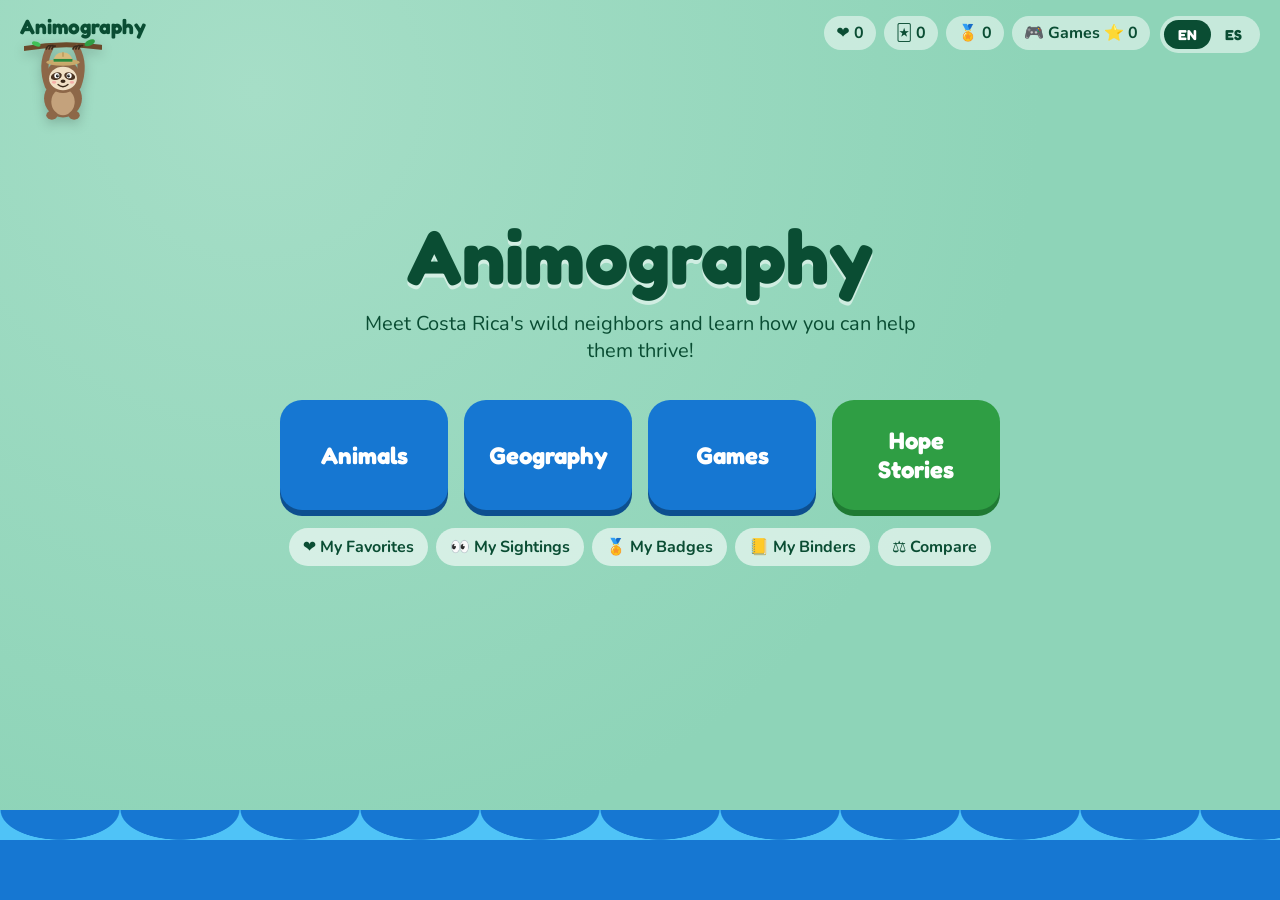
<file: index.html>
<!DOCTYPE html>
<html lang="en">
<head>
  <meta charset="UTF-8">
  <meta name="viewport" content="width=device-width, initial-scale=1.0">
  <title>Animography</title>
  <meta name="description" content="Learn about the endangered animals of Costa Rica and how to help them.">
  <link rel="preconnect" href="https://fonts.googleapis.com">
  <link rel="preconnect" href="https://fonts.gstatic.com" crossorigin>
  <link href="https://fonts.googleapis.com/css2?family=Fredoka:wght@500;700&family=Nunito:wght@400;700&display=swap" rel="stylesheet">
  <link rel="stylesheet" href="css/styles.css">
</head>
<body>

  <!-- Top bar: logo (goes home) + language switch -->
  <header class="topbar">
    <div class="brand">
      <a href="#/" class="logo" aria-label="Animography home"><span class="logo-icon" aria-hidden="true">🌿</span><span class="logo-text">Animography</span></a>
      <!-- Lento the sloth hangs just below the title (filled in by js/mascot.js) -->
      <div id="mascot" class="mascot"></div>
    </div>
    <nav class="top-links">
      <a href="#/favorites" class="pill" id="fav-pill"><span aria-hidden="true">❤️</span> <span id="fav-count">0</span><span class="visually-hidden" data-i18n="favorites"></span></a>
      <a href="#/cards" class="pill" id="cards-pill"><span aria-hidden="true">🃏</span> <span id="cards-count">0</span><span class="visually-hidden" data-i18n="cardsLabel"></span></a>
      <a href="#/badges" class="pill" id="badges-pill"><span aria-hidden="true">🏅</span> <span id="badges-count">0</span><span class="visually-hidden" data-i18n="badgesTitle"></span></a>
      <a href="#/games" class="pill" id="points-pill"><span aria-hidden="true">🎮</span> <span class="hide-small" data-i18n="gamesTitle"></span> <span class="pill-star">⭐</span> <span id="points-count">0</span></a>
    </nav>
    <div class="lang-switch" role="group" aria-label="Language">
      <button type="button" data-lang="en" aria-pressed="true">EN</button>
      <button type="button" data-lang="es" aria-pressed="false">ES</button>
    </div>
  </header>

  <main>
    <!-- HOME: bold green front with three buttons -->
    <section id="screen-home" class="screen">
      <h1 class="title">Animography</h1>
      <p class="tagline" data-i18n="tagline"></p>
      <nav class="big-buttons">
        <a href="#/animals" class="big-btn" data-i18n="animals"></a>
        <a href="#/geography" class="big-btn" data-i18n="geography"></a>
        <a href="#/games" class="big-btn" data-i18n="gamesBtn"></a>
        <a href="#/hope" class="big-btn hope-btn" data-i18n="hopeBtn"></a>
      </nav>
      <nav class="home-links">
        <a href="#/favorites">❤️ <span data-i18n="favorites"></span></a>
        <a href="#/sightings">👀 <span data-i18n="sightingsTitle"></span></a>
        <a href="#/badges">🏅 <span data-i18n="badgesTitle"></span></a>
        <a href="#/binders">📒 <span data-i18n="myBinders"></span></a>
        <a href="#/compare">⚖️ <span data-i18n="compareTitle"></span></a>
      </nav>
    </section>

    <!-- ANIMALS: search screen -->
    <section id="screen-animals" class="screen" hidden>
      <a href="#/" class="back" data-i18n="back"></a>
      <h2 class="screen-title" data-i18n="pickAnimal"></h2>
      <label class="search">
        <span class="visually-hidden" data-i18n="searchLabel"></span>
        <input type="search" id="animal-search" data-i18n-placeholder="searchPlaceholder" autocomplete="off">
      </label>
      <div id="animal-chips"></div>
      <p class="results-count" id="results-count" aria-live="polite"></p>
      <div class="results" id="results"></div>
    </section>

    <!-- ONE ANIMAL: filled in by js/app.js -->
    <section id="screen-animal" class="screen animal-page" hidden>
      <div id="animal-detail"></div>
    </section>

    <!-- TRIVIA: filled in by js/trivia.js -->
    <section id="screen-trivia" class="screen" hidden>
      <div id="trivia"></div>
    </section>

    <!-- MY CARDS + BLIND BOXES: filled in by js/cards.js -->
    <section id="screen-cards" class="screen" hidden>
      <div id="cards"></div>
    </section>

    <!-- MY BINDERS: filled in by js/binders.js -->
    <section id="screen-binders" class="screen" hidden>
      <div id="binders"></div>
    </section>

    <!-- BADGES: filled in by js/collection.js -->
    <section id="screen-badges" class="screen" hidden>
      <div id="badges"></div>
    </section>

    <!-- GAMES: games page and Memory Match (js/games.js) -->
    <section id="screen-games" class="screen" hidden>
      <div id="games"></div>
    </section>

    <!-- MY SIGHTINGS: animals seen in real life (js/extras.js) -->
    <section id="screen-sightings" class="screen" hidden>
      <div id="sightings"></div>
    </section>

    <!-- COMPARE TWO ANIMALS (js/compare.js) -->
    <section id="screen-compare" class="screen" hidden>
      <div id="compare"></div>
    </section>

    <!-- HOPE STORIES (js/hope.js, stories in data/hope.js) -->
    <section id="screen-hope" class="screen animal-page" hidden>
      <div id="hope"></div>
    </section>

    <!-- MY FAVORITES -->
    <section id="screen-favorites" class="screen" hidden>
      <a href="#/" class="back" data-i18n="back"></a>
      <h2 class="screen-title">❤️ <span data-i18n="favorites"></span></h2>
      <div class="results" id="favorites-list"></div>
    </section>

    <!-- GEOGRAPHY: map + regions (filled in by js/geography.js) -->
    <section id="screen-geography" class="screen" hidden>
      <div id="geography"></div>
    </section>

  </main>

  <!-- Pop-up for one card (filled in by js/cards.js) -->
  <dialog id="card-popup" class="card-popup"></dialog>

  <div class="waves" aria-hidden="true"></div>
  <p class="print-note" data-i18n="noPrint"></p>

  <script src="data/animals.js"></script>
  <script src="data/animal-updates.js"></script>
  <script src="data/site.js"></script>
  <script src="data/trivia.js"></script>
  <script src="data/game-rules.js"></script>
  <script src="data/regions.js"></script>
  <script src="data/mascot.js"></script>
  <script src="data/secret-codes.js"></script>
  <script src="data/badges.js"></script>
  <script src="data/sizes.js"></script>
  <script src="data/hope.js"></script>
  <script src="data/chat.js"></script>
  <script src="js/i18n.js"></script>
  <script src="js/storage.js"></script>
  <script src="js/trivia.js"></script>
  <script src="js/cards.js"></script>
  <script src="js/binders.js"></script>
  <script src="js/collection.js"></script>
  <script src="js/games.js"></script>
  <script src="js/mapdrop.js"></script>
  <script src="js/extras.js"></script>
  <script src="js/compare.js"></script>
  <script src="js/hope.js"></script>
  <script src="js/animal-chat.js"></script>
  <script src="js/geography.js"></script>
  <script src="js/mascot.js"></script>
  <script src="js/app.js"></script>
</body>
</html>
</file>
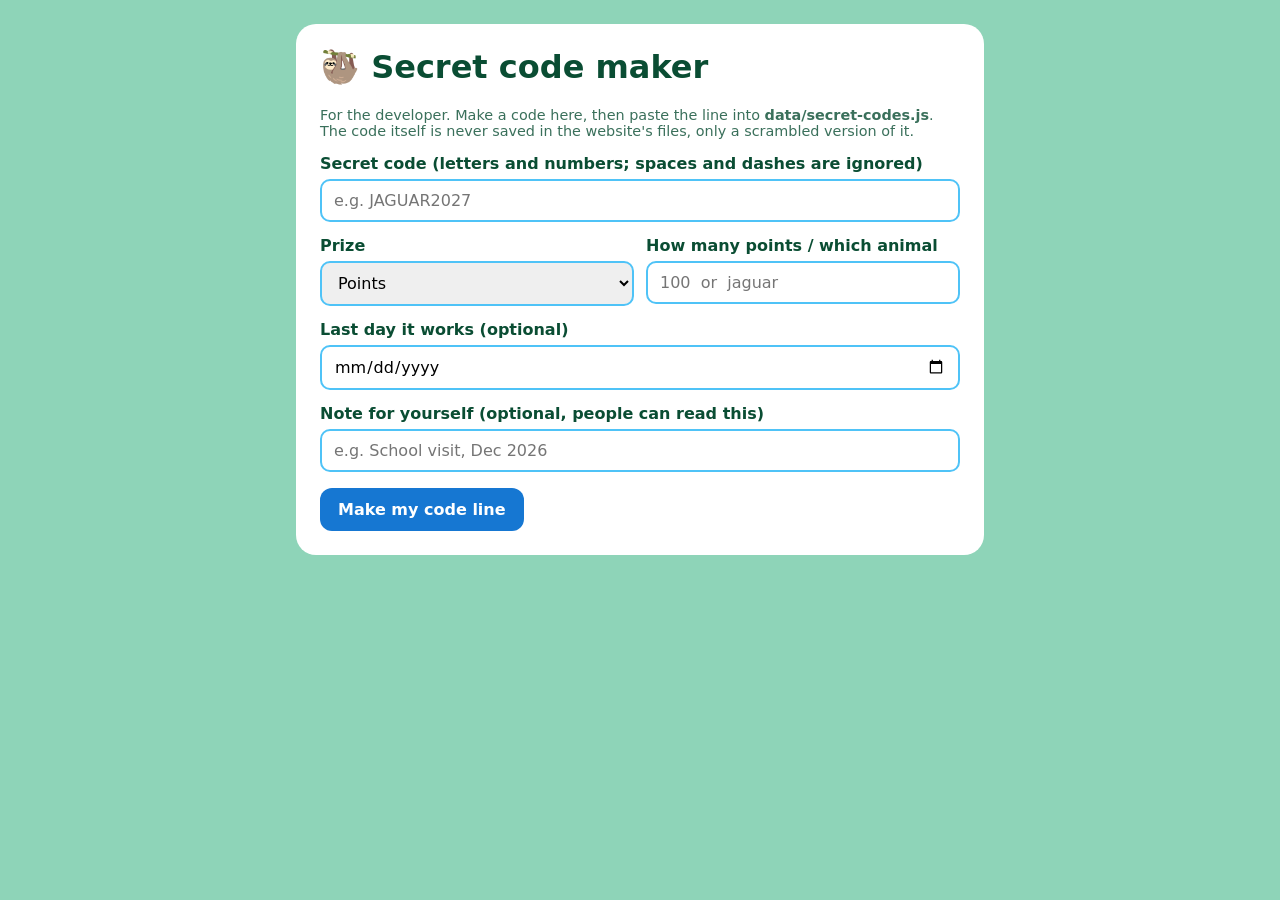
<file: tools/code-maker.html>
<!DOCTYPE html>
<html lang="en">
<head>
<meta charset="UTF-8">
<meta name="viewport" content="width=device-width, initial-scale=1.0">
<meta name="robots" content="noindex">
<title>Animography · Secret code maker</title>
<style>
  body { font-family: system-ui, sans-serif; background: #8ed4b8; color: #0a4d33; margin: 0; padding: 24px; }
  main { max-width: 640px; margin: 0 auto; background: #fff; border-radius: 20px; padding: 24px; }
  h1 { margin-top: 0; }
  label { display: block; font-weight: 700; margin: 14px 0 6px; }
  input, select { font: inherit; padding: 10px 12px; border-radius: 10px; border: 2px solid #4fc3f7; width: 100%; box-sizing: border-box; }
  button { font: 700 1rem system-ui; background: #1677d2; color: #fff; border: 0; border-radius: 12px; padding: 12px 18px; margin-top: 16px; cursor: pointer; }
  pre { background: #f1f3f5; padding: 14px; border-radius: 12px; white-space: pre-wrap; word-break: break-all; }
  .hint { font-size: 0.9rem; opacity: 0.8; }
  .row { display: grid; grid-template-columns: 1fr 1fr; gap: 12px; }
</style>
</head>
<body>
<main>
  <h1>🦥 Secret code maker</h1>
  <p class="hint">For the developer. Make a code here, then paste the line into <b>data/secret-codes.js</b>. The code itself is never saved in the website's files, only a scrambled version of it.</p>

  <label for="code">Secret code (letters and numbers; spaces and dashes are ignored)</label>
  <input id="code" placeholder="e.g. JAGUAR2027" autocomplete="off">

  <div class="row">
    <div>
      <label for="type">Prize</label>
      <select id="type">
        <option value="points">Points</option>
        <option value="randomRare">A random Rare card</option>
        <option value="randomSpecial">A random Special card</option>
        <option value="randomSecret">A random Secret Rare card</option>
        <option value="card">A specific card</option>
      </select>
    </div>
    <div>
      <label for="value">How many points / which animal</label>
      <input id="value" placeholder="100  or  jaguar">
    </div>
  </div>

  <label for="expires">Last day it works (optional)</label>
  <input id="expires" type="date">

  <label for="note">Note for yourself (optional, people can read this)</label>
  <input id="note" placeholder="e.g. School visit, Dec 2026">

  <button id="make">Make my code line</button>

  <div id="out" hidden>
    <p><b>Copy this line</b> and paste it inside the [ ] in <b>data/secret-codes.js</b> (add a comma after the line above it):</p>
    <pre id="line"></pre>
    <p class="hint">Players type: <b id="show"></b> · Keep the code somewhere safe: the website can't show it to you again.</p>
  </div>
</main>
<script src="../js/sha256-only.js"></script>
<script>
  const clean = c => c.toUpperCase().replace(/[^A-Z0-9]/g, "");
  document.getElementById("make").addEventListener("click", () => {
    const code = clean(document.getElementById("code").value);
    if (code.length < 5) { alertBox("Please use at least 5 letters or numbers."); return; }
    const type = document.getElementById("type").value;
    const value = document.getElementById("value").value.trim();
    let reward;
    if (type === "points") {
      const n = parseInt(value, 10);
      if (!(n > 0)) { alertBox("Type how many points, like 100."); return; }
      reward = { points: n };
    } else if (type === "randomRare") reward = { randomCard: "rare" };
    else if (type === "randomSpecial") reward = { randomCard: "special" };
    else if (type === "randomSecret") reward = { randomCard: "secretRare" };
    else {
      if (!value) { alertBox("Type the animal id, like jaguar or blue-morpho (it's the end of the animal page address)."); return; }
      reward = { card: value.toLowerCase() };
    }
    const item = { hash: sha256("animography:" + code), reward };
    const exp = document.getElementById("expires").value;
    if (exp) item.expires = exp;
    const note = document.getElementById("note").value.trim();
    if (note) item.note = note;
    document.getElementById("line").textContent = "  " + JSON.stringify(item).replace(/,"/g, ', "').replace(/":/g, '": ');
    document.getElementById("show").textContent = code;
    document.getElementById("out").hidden = false;
  });
  function alertBox(t) { const o = document.getElementById("out"); o.hidden = false; document.getElementById("line").textContent = "⚠️ " + t; document.getElementById("show").textContent = "—"; }
</script>
</body>
</html>
</file>
<file: css/styles.css>
/* ===== Animography colors (bold greens and blues) ===== */
:root {
  --green-dark: #0a5c36;
  --green: #12a150;
  --green-light: #7ee081;
  --blue: #1677d2;
  --blue-light: #4fc3f7;
  --sand: #fff8e1;
  --seafoam: #8ed4b8;   /* main background */
  --ink: #0a4d33;       /* main text color (dark green, easy to read on sea foam) */
  --white: #ffffff;
  --radius: 22px;
}

* { box-sizing: border-box; }

html, body {
  margin: 0;
  min-height: 100%;
}

body {
  min-height: 100vh;
  font-family: "Nunito", system-ui, sans-serif;
  color: var(--ink);
  background: radial-gradient(circle at 20% 10%, #a6dec7 0%, var(--seafoam) 60%);
  display: flex;
  flex-direction: column;
  overflow-x: hidden;
}

/* ===== Top bar ===== */
.topbar {
  display: flex;
  justify-content: space-between;
  align-items: center;
  padding: 14px 20px;
}

.logo {
  font-family: "Fredoka", sans-serif;
  font-weight: 700;
  font-size: 1.3rem;
  color: var(--ink);
  text-decoration: none;
}

.lang-switch {
  display: flex;
  background: rgba(255, 255, 255, 0.5);
  border-radius: 999px;
  padding: 4px;
}

.lang-switch button {
  font: 700 0.9rem "Fredoka", sans-serif;
  border: 0;
  background: transparent;
  color: var(--ink);
  padding: 6px 14px;
  border-radius: 999px;
  cursor: pointer;
}

.lang-switch button[aria-pressed="true"] {
  background: var(--ink);
  color: var(--white);
}

/* ===== Screens ===== */
main {
  flex: 1;
  display: flex;
  justify-content: center;
  padding: 20px;
  position: relative;
  z-index: 1;
}

.screen {
  width: 100%;
  max-width: 720px;
  text-align: center;
  animation: pop-in 0.35s ease-out;
}

@keyframes pop-in {
  from { opacity: 0; transform: translateY(12px); }
  to   { opacity: 1; transform: none; }
}

.title {
  font-family: "Fredoka", sans-serif;
  font-weight: 700;
  font-size: clamp(2.6rem, 9vw, 4.8rem);
  margin: 6vh 0 8px;
  text-shadow: 0 4px 0 rgba(255, 255, 255, 0.55);
}

.tagline {
  font-size: clamp(1rem, 3.5vw, 1.25rem);
  margin: 0 auto 36px;
  max-width: 30em;
}

.screen-title {
  font-family: "Fredoka", sans-serif;
  font-size: clamp(1.6rem, 6vw, 2.4rem);
  margin: 24px 0;
}

/* ===== The three big buttons ===== */
.big-buttons {
  display: grid;
  gap: 16px;
  grid-template-columns: 1fr;          /* phone: stacked */
  max-width: 420px;
  margin: 0 auto;
}

@media (min-width: 760px) {
  .big-buttons {
    grid-template-columns: repeat(2, 1fr);  /* computer: side by side */
    max-width: 520px;
  }
}

.big-btn {
  display: block;
  font-family: "Fredoka", sans-serif;
  font-weight: 700;
  font-size: 1.5rem;
  color: var(--white);
  background: var(--blue);
  text-decoration: none;
  padding: 26px 16px;
  border-radius: var(--radius);
  box-shadow: 0 6px 0 #0d4f8f;
  transition: transform 0.1s, box-shadow 0.1s, background 0.2s;
}

.big-btn:hover { background: #1f8ae8; }

.big-btn:active {
  transform: translateY(4px);
  box-shadow: 0 2px 0 #0d4f8f;
}

.big-btn:focus-visible,
.lang-switch button:focus-visible,
.back:focus-visible {
  outline: 4px solid var(--ink);
  outline-offset: 3px;
}

/* ===== Back link, search, notes ===== */
.back {
  display: inline-block;
  color: var(--ink);
  text-decoration: none;
  font-weight: 700;
  background: rgba(255, 255, 255, 0.5);
  padding: 8px 16px;
  border-radius: 999px;
  float: left;
}

.screen-title { clear: both; padding-top: 12px; }

.search input {
  width: 100%;
  max-width: 480px;
  font: 1.1rem "Nunito", sans-serif;
  padding: 16px 20px;
  border-radius: 999px;
  border: 3px solid var(--blue-light);
  outline: none;
}

.search input:disabled { opacity: 0.7; }

.note {
  margin-top: 18px;
  font-size: 1.05rem;
  opacity: 0.9;
}

.visually-hidden {
  position: absolute;
  width: 1px; height: 1px;
  overflow: hidden;
  clip: rect(0 0 0 0);
}

/* ===== Blue ocean waves at the bottom ===== */
.waves {
  height: 90px;
  background:
    radial-gradient(60px 30px at 60px 0, transparent 98%, var(--blue-light) 100%) repeat-x,
    var(--blue);
  background-size: 120px 30px, auto;
  background-position: 0 0, 0 30px;
  background-repeat: repeat-x, no-repeat;
}

/* ===== Step 2: animal search results ===== */
.results-count { margin: 14px 0 10px; opacity: 0.9; }

.results {
  display: grid;
  gap: 12px;
  grid-template-columns: 1fr;
  text-align: left;
}

@media (min-width: 760px) {
  .results { grid-template-columns: 1fr 1fr; }
}

.animal-btn {
  display: flex;
  align-items: center;
  gap: 12px;
  padding: 14px 16px;
  background: var(--white);
  color: var(--green-dark);
  border-radius: 18px;
  text-decoration: none;
  box-shadow: 0 4px 0 rgba(0, 0, 0, 0.18);
  transition: transform 0.1s;
}
.animal-btn:hover { transform: translateY(-2px); }
.animal-btn:focus-visible { outline: 4px solid var(--blue-light); outline-offset: 3px; }

.animal-btn-emoji { font-size: 2rem; }
.animal-btn-text { flex: 1; display: flex; flex-direction: column; }
.animal-btn-text strong { font-family: "Fredoka", sans-serif; font-size: 1.1rem; }
.animal-btn-text em { font-size: 0.85rem; opacity: 0.7; }

/* Status badges: friendly colors, no scary red */
.status {
  display: inline-block;
  font: 700 0.75rem "Nunito", sans-serif;
  padding: 4px 10px;
  border-radius: 999px;
  white-space: nowrap;
  color: var(--white);
}
.status-EX { background: #5d6d7e; }
.status-CR { background: #e8590c; }
.status-EN { background: #f08c00; }
.status-VU { background: #d4a514; color: #3b2f00; }
.status-NT { background: #1677d2; }
.status-LC { background: #12a150; }

/* ===== Step 2: one animal page ===== */
.animal-page { text-align: left; }
.animal-page .back { float: none; margin-bottom: 14px; }

.hero {
  position: relative;
  height: clamp(180px, 40vw, 300px);
  border-radius: var(--radius);
  display: flex;
  align-items: center;
  justify-content: center;
  overflow: hidden;
  background: linear-gradient(135deg, var(--green-light), var(--blue-light));
}
.hero-bird      { background: linear-gradient(135deg, #7ee081, #ffd43b); }
.hero-reptile   { background: linear-gradient(135deg, #4fc3f7, #1677d2); }
.hero-amphibian { background: linear-gradient(135deg, #ffa94d, #7ee081); }
.hero-emoji { font-size: clamp(5rem, 18vw, 9rem); }
.hero-note {
  position: absolute;
  bottom: 10px; right: 14px;
  font-size: 0.8rem;
  background: rgba(0, 0, 0, 0.35);
  padding: 3px 10px;
  border-radius: 999px;
}

.animal-name {
  font-family: "Fredoka", sans-serif;
  font-size: clamp(1.8rem, 7vw, 2.6rem);
  margin: 18px 0 2px;
}
.scientific { font-style: italic; margin: 0 0 12px; opacity: 0.85; }

.status-row { display: flex; flex-wrap: wrap; gap: 8px; align-items: center; }
.draft {
  font-size: 0.75rem;
  border: 2px dashed rgba(10, 77, 51, 0.5);
  padding: 2px 10px;
  border-radius: 999px;
}
.status-note { margin: 10px 0 0; }
.checked { font-size: 0.8rem; opacity: 0.75; margin: 6px 0 18px; }

.info-card {
  background: rgba(255, 255, 255, 0.5);
  border-radius: 18px;
  padding: 16px 18px;
  margin-bottom: 14px;
}
.info-card h3 { font-family: "Fredoka", sans-serif; margin: 0 0 6px; font-size: 1.2rem; }
.info-card p { margin: 0; line-height: 1.5; }
.info-card.fun { background: var(--blue); color: var(--white); }
.help-list { margin: 0; padding-left: 1.2em; line-height: 1.6; }

.links { display: flex; flex-wrap: wrap; gap: 10px; }
.links a {
  color: var(--green-dark);
  background: var(--white);
  font-weight: 700;
  text-decoration: none;
  padding: 8px 14px;
  border-radius: 999px;
}
.links a:hover { background: var(--sand); }

/* ===== Step 3: top bar links ===== */
.top-links { display: flex; gap: 8px; margin-left: auto; margin-right: 10px; }
.pill {
  color: var(--ink);
  text-decoration: none;
  font-weight: 700;
  background: rgba(255, 255, 255, 0.5);
  padding: 6px 12px;
  border-radius: 999px;
  white-space: nowrap;
}
.pill:hover { background: rgba(255, 255, 255, 0.75); }
@media (max-width: 520px) {
  .hide-small { display: none; }
  .logo { font-size: 1.05rem; }
  .topbar { padding: 12px; gap: 6px; }
  .top-links { gap: 6px; margin-right: 6px; }
  .pill { padding: 6px 9px; font-size: 0.9rem; }
  .lang-switch button { padding: 6px 10px; }
}

/* ===== Favorites ===== */
.heart-btn {
  font: 700 1rem "Nunito", sans-serif;
  color: var(--green-dark);
  background: var(--white);
  border: 0;
  border-radius: 999px;
  padding: 8px 16px;
  margin: 0 0 12px;
  cursor: pointer;
}
.heart-btn.on { background: #ffe3e3; }
.heart-btn.pop { animation: pop 0.3s ease-out; }
@keyframes pop { 50% { transform: scale(1.12); } }
.fav-mark { font-size: 1rem; }
.empty { grid-column: 1 / -1; text-align: center; }
.big-btn.small { display: inline-block; font-size: 1.1rem; padding: 14px 24px; }

/* ===== Trivia ===== */
#screen-trivia .back { float: none; }
.stat-row { display: flex; flex-wrap: wrap; justify-content: center; gap: 12px; margin-bottom: 18px; }
.stat {
  background: rgba(255, 255, 255, 0.5);
  border-radius: 18px;
  padding: 12px 18px;
  min-width: 120px;
  display: flex; flex-direction: column;
}
.stat strong { font-family: "Fredoka", sans-serif; font-size: 1.6rem; }
.stat span { font-size: 0.85rem; opacity: 0.85; }
.rules, .history { text-align: left; }
.play-btn, .next-btn { width: 100%; max-width: 420px; margin: 8px auto 18px; border: 0; cursor: pointer; }

.history-list { list-style: none; padding: 0; margin: 0; }
.history-list li { display: flex; justify-content: space-between; padding: 6px 0; border-bottom: 1px solid rgba(10,77,51,0.15); }
.history-list li:last-child { border-bottom: 0; }

.trivia-top { display: flex; justify-content: space-between; font-weight: 700; margin-top: 8px; }
.progress { height: 10px; background: rgba(10,77,51,0.15); border-radius: 999px; margin: 8px 0 20px; overflow: hidden; }
.progress-bar { height: 100%; background: var(--green); transition: width 0.3s; }
.question { font-family: "Fredoka", sans-serif; font-size: clamp(1.3rem, 5vw, 1.8rem); margin: 0 0 18px; }

.options { display: grid; gap: 10px; grid-template-columns: 1fr; }
@media (min-width: 760px) { .options { grid-template-columns: 1fr 1fr; } }
.option {
  font: 700 1.05rem "Nunito", sans-serif;
  text-align: left;
  padding: 16px 18px;
  border: 0;
  border-radius: 16px;
  background: var(--white);
  color: var(--green-dark);
  cursor: pointer;
  box-shadow: 0 4px 0 rgba(0,0,0,0.18);
}
.option:hover:not(:disabled) { background: var(--sand); }
.option:focus-visible { outline: 4px solid var(--blue-light); outline-offset: 3px; }
.option:disabled { cursor: default; opacity: 0.75; }
.option.right { background: var(--green); color: var(--white); opacity: 1; }
.option.wrong { background: #ffd8a8; opacity: 1; }
.option.right::after { content: " ✓"; }

.feedback {
  margin: 18px 0 6px;
  padding: 16px 18px;
  border-radius: 18px;
  text-align: left;
  animation: pop-in 0.3s ease-out;
}
.feedback.good { background: var(--blue); color: var(--white); }
.feedback.try { background: rgba(255,255,255,0.5); }
.feedback strong { font-family: "Fredoka", sans-serif; font-size: 1.2rem; }
.feedback .plus { float: right; font-weight: 700; color: #ffe066; }
.feedback p { margin: 8px 0; }
.learn-link { color: inherit; font-weight: 700; }

/* ===== Step 4: logo shrinks on small phones ===== */
.logo-icon { display: none; font-size: 1.4rem; }
@media (max-width: 430px) {
  .logo-text { display: none; }
  .logo-icon { display: inline; }
}

/* ===== Photos (animal page) ===== */
.hero img, .card-art img {
  position: absolute; inset: 0;
  width: 100%; height: 100%;
  object-fit: cover;
}
.hero.has-photo .art-emoji, .card-art.has-photo .art-emoji { visibility: hidden; }
.hero .art-emoji { font-size: clamp(5rem, 18vw, 9rem); }
.photo-credit { font-size: 0.75rem; margin: 6px 4px 0; opacity: 0.8; }
.photo-credit a { color: inherit; }

/* ===== The collectible card ===== */
.card {
  --edge: var(--green);
  position: relative;
  width: 100%;
  aspect-ratio: 5 / 7;
  border-radius: 16px;
  padding: 8px;
  background: var(--edge);
  color: var(--ink);
  display: flex;
  flex-direction: column;
  gap: 6px;
  box-shadow: 0 6px 14px rgba(0,0,0,0.2);
  user-select: none;
  -webkit-user-select: none;
  -webkit-touch-callout: none;
  overflow: hidden;
  text-align: left;
}
.card-rare { --edge: linear-gradient(135deg, #1677d2, #4fc3f7, #1677d2); }
.card-special { --edge: linear-gradient(135deg, #6f2dbd, #c77dff, #6f2dbd); }
.card-secretRare {
  --edge: linear-gradient(120deg, #ffd43b, #ff922b, #f783ac, #74c0fc, #8ce99a, #ffd43b);
  background-size: 300% 300%;
  animation: holo 4s linear infinite;
}
@keyframes holo { to { background-position: 300% 0; } }
.card-rare, .card-special, .card-secretRare { background: var(--edge); }
.card-secretRare { background-size: 300% 300%; }

.card-top {
  display: flex; justify-content: space-between;
  font: 700 0.7rem "Nunito", sans-serif;
  color: var(--white);
  padding: 0 4px;
  text-shadow: 0 1px 2px rgba(0,0,0,0.4);
}
.card-art {
  position: relative;
  flex: 1;
  border-radius: 10px;
  overflow: hidden;
  display: flex; align-items: center; justify-content: center;
  background: linear-gradient(135deg, var(--green-light), var(--blue-light));
}
.card-art.art-bird      { background: linear-gradient(135deg, #7ee081, #ffd43b); }
.card-art.art-reptile   { background: linear-gradient(135deg, #4fc3f7, #1677d2); }
.card-art.art-amphibian { background: linear-gradient(135deg, #ffa94d, #7ee081); }
.card-art .art-emoji { font-size: clamp(2.5rem, 12vw, 4.5rem); }
.card-body {
  background: var(--white);
  border-radius: 10px;
  padding: 6px 8px;
  display: flex; flex-direction: column; gap: 2px;
}
.card-name { font-family: "Fredoka", sans-serif; font-size: 0.95rem; line-height: 1.15; }
.card-sci { font-size: 0.7rem; opacity: 0.7; }
.card-body .status { align-self: flex-start; font-size: 0.6rem; padding: 2px 8px; margin-top: 2px; }
.card-foot {
  font-size: 0.6rem;
  text-align: center;
  color: var(--white);
  text-shadow: 0 1px 2px rgba(0,0,0,0.4);
}

/* ===== Blind box shop ===== */
#screen-cards .back { float: none; }
.shop {
  display: flex; flex-wrap: wrap; align-items: center; justify-content: center;
  gap: 24px;
  background: rgba(255,255,255,0.5);
  border-radius: var(--radius);
  padding: 20px;
  margin-bottom: 18px;
}
.blind-box {
  position: relative;
  width: 120px; height: 110px;
  background: linear-gradient(135deg, #1677d2, #0d4f8f);
  border-radius: 14px;
  display: flex; align-items: center; justify-content: center;
  box-shadow: 0 8px 0 #0a3d6e;
}
.blind-box::before { /* ribbon */
  content: ""; position: absolute; left: 50%; top: 0; bottom: 0; width: 18px;
  transform: translateX(-50%); background: #ffd43b;
}
.box-lid {
  position: absolute; top: -14px; left: -8px; right: -8px; height: 28px;
  background: linear-gradient(135deg, #1f8ae8, #1677d2);
  border-radius: 10px;
  box-shadow: 0 3px 0 #0a3d6e;
}
.box-q { position: relative; font: 700 2.6rem "Fredoka", sans-serif; color: var(--white); z-index: 1; text-shadow: 0 2px 0 #0a3d6e; }
.blind-box.shaking { animation: shake 0.3s ease-in-out 4; }
.blind-box.shaking .box-lid { animation: lid 1.2s ease-in forwards; }
@keyframes shake {
  0%,100% { transform: rotate(0); } 25% { transform: rotate(-8deg); } 75% { transform: rotate(8deg); }
}
@keyframes lid { 80% { transform: translateY(0); } 100% { transform: translateY(-30px) rotate(-15deg); opacity: 0; } }

.shop-info { flex: 1; min-width: 220px; text-align: center; }
.shop-points { font: 700 1.3rem "Fredoka", sans-serif; margin: 0 0 6px; }
.open-btn { width: 100%; border: 0; cursor: pointer; font-size: 1.2rem; padding: 18px 12px; }
.open-btn:disabled { background: #7a9d93; box-shadow: 0 6px 0 #5f7d74; cursor: not-allowed; }
.odds { font-size: 0.8rem; opacity: 0.8; margin: 10px 0 0; }
.box-link { margin-top: 4px; }

/* ===== Reveal ===== */
.reveal {
  text-align: center;
  background: var(--white);
  border-radius: var(--radius);
  padding: 18px;
  margin-bottom: 18px;
  animation: pop-in 0.4s ease-out;
}
.reveal-rare { box-shadow: 0 0 0 4px var(--blue-light); }
.reveal-special { box-shadow: 0 0 0 4px #c77dff, 0 0 20px rgba(199,125,255,0.6); }
.reveal-secretRare { box-shadow: 0 0 0 4px #ffd43b, 0 0 30px #ffd43b; }
.reveal-title { font: 700 1.4rem "Fredoka", sans-serif; margin: 0 0 12px; }
.reveal-card { width: min(260px, 75vw); margin: 0 auto 12px; animation: flip-in 0.7s ease-out; }
@keyframes flip-in {
  from { transform: perspective(800px) rotateY(90deg) scale(0.8); }
  to   { transform: perspective(800px) rotateY(0) scale(1); }
}
.reveal .big-btn.small { border: 0; cursor: pointer; }

/* ===== Collection ===== */
.collection-title { font-family: "Fredoka", sans-serif; text-align: left; margin: 8px 0 12px; }
.collection {
  display: grid;
  gap: 12px;
  grid-template-columns: repeat(auto-fill, minmax(140px, 1fr));
}
.slot { position: relative; text-decoration: none; display: block; }
.slot.owned:hover .card { transform: translateY(-3px); }
.slot .card { transition: transform 0.15s; }
.dupes {
  position: absolute; top: -6px; right: -6px;
  background: var(--ink); color: var(--white);
  font: 700 0.75rem "Nunito", sans-serif;
  border-radius: 999px; padding: 3px 8px;
}
.slot.locked {
  aspect-ratio: 5 / 7;
  border-radius: 16px;
  border: 3px dashed rgba(10,77,51,0.35);
  background: rgba(255,255,255,0.35);
  display: flex; flex-direction: column; align-items: center; justify-content: center;
  gap: 4px;
}
.locked-rare { border-color: rgba(22,119,210,0.5); }
.locked-special { border-color: rgba(111,45,189,0.55); }
.locked-secretRare { border-color: rgba(240,140,0,0.6); }
.lock-q { font: 700 2.4rem "Fredoka", sans-serif; opacity: 0.6; }
.lock-num, .lock-name { font-size: 0.75rem; opacity: 0.75; }

/* ===== No printing cards ===== */
.print-note { display: none; }
@media print {
  .card, .collection, .reveal { display: none !important; }
  .print-note { display: block; text-align: center; font-size: 1.2rem; }
}
.status-EW { background: #495057; }
.status-DD { background: #868e96; }

/* ===== 250 animals: group filter chips, insects, Not Evaluated ===== */
.chips { display: flex; flex-wrap: wrap; gap: 8px; justify-content: center; margin: 14px 0 4px; }
.chip {
  font: 700 0.85rem "Nunito", sans-serif;
  color: var(--ink);
  background: rgba(255,255,255,0.5);
  border: 0;
  border-radius: 999px;
  padding: 7px 13px;
  cursor: pointer;
}
.chip:hover { background: rgba(255,255,255,0.8); }
.chip[aria-pressed="true"] { background: var(--ink); color: var(--white); }
.chip:focus-visible { outline: 3px solid var(--blue); outline-offset: 2px; }
.status-NE { background: #adb5bd; color: #212529; }
.hero-insect, .card-art.art-insect { background: linear-gradient(135deg, #ffd43b, #8ce99a); }
.hero-sea, .card-art.art-sea { background: linear-gradient(135deg, #3bc9db, #1677d2); }
.card-credit {
  position: absolute; left: 4px; right: 4px; bottom: 3px;
  font-size: 0.55rem; line-height: 1.2;
  color: var(--white);
  text-shadow: 0 1px 2px rgba(0,0,0,0.8);
  white-space: nowrap; overflow: hidden; text-overflow: ellipsis;
  z-index: 3;
}

/* ===== Quit button in trivia ===== */
.trivia-top { align-items: center; gap: 8px; }
.quit-btn {
  color: var(--ink); text-decoration: none; font-weight: 700; font-size: 0.9rem;
  background: rgba(255,255,255,0.5); padding: 6px 12px; border-radius: 999px;
}
.quit-btn:hover { background: rgba(255,255,255,0.8); }

/* ===== Card pop-up ===== */
.slot.owned { border: 0; padding: 0; background: none; cursor: pointer; width: 100%; font: inherit; }
.slot.owned:focus-visible { outline: 4px solid var(--blue); outline-offset: 4px; border-radius: 16px; }
.card-popup {
  border: 0; border-radius: var(--radius);
  background: var(--white); color: var(--ink);
  padding: 22px 20px 20px;
  width: min(340px, 90vw);
  text-align: center;
}
.card-popup[open] { animation: pop-in 0.25s ease-out; }
.card-popup::backdrop { background: rgba(10, 77, 51, 0.6); }
.popup-card { width: min(280px, 75vw); margin: 0 auto 14px; }
.popup-close {
  position: absolute; top: 8px; right: 10px;
  border: 0; background: none; font-size: 1.3rem; cursor: pointer; color: var(--ink);
}
.popup-copies { margin: 0 0 10px; font-size: 0.9rem; }
.popup-link { display: block; }
@media print { .card-popup { display: none !important; } }
/* ===== Talk to your animals (chat in the card pop-up) ===== */
.popup-talk, .popup-link { display: block; width: 100%; box-sizing: border-box; }
.popup-talk { margin-bottom: 10px; background: var(--blue); }
.card-popup.chatting { width: min(420px, 94vw); padding: 14px 14px 10px; text-align: left; }
.chat-view { display: flex; flex-direction: column; gap: 8px; }
.chat-head { display: flex; align-items: center; gap: 10px; padding-right: 30px; }
.chat-back {
  border: 0; background: rgba(142, 212, 184, 0.45); color: var(--ink); font: inherit; font-weight: 700;
  font-size: 0.85rem; padding: 6px 12px; border-radius: 999px; cursor: pointer; flex: none;
}
.chat-back:hover { background: var(--seafoam); }
.chat-who { display: flex; align-items: center; gap: 8px; min-width: 0; }
.chat-who strong { font-size: 1rem; overflow: hidden; text-overflow: ellipsis; white-space: nowrap; }
.chat-avatar {
  width: 38px; height: 38px; border-radius: 50%; display: grid; place-items: center;
  font-size: 1.4rem; flex: none; background: #d9f2e8;
}
.chat-log {
  height: min(46vh, 360px); overflow-y: auto; display: flex; flex-direction: column; gap: 8px;
  padding: 10px; border-radius: 16px; background: #eef9f4;
}
.chat-msg {
  max-width: 85%; padding: 9px 13px; border-radius: 18px; line-height: 1.35;
  white-space: pre-line; overflow-wrap: anywhere; font-size: 0.95rem;
  animation: pop-in 0.2s ease-out;
}
.chat-animal { align-self: flex-start; background: var(--white); color: var(--ink); border-bottom-left-radius: 6px;
  box-shadow: 0 1px 3px rgba(10, 77, 51, 0.15); }
.chat-me { align-self: flex-end; background: var(--blue); color: var(--white); border-bottom-right-radius: 6px; }
.chat-typing { display: flex; gap: 4px; padding: 12px 14px; }
.chat-typing span { width: 7px; height: 7px; border-radius: 50%; background: var(--ink); opacity: 0.35;
  animation: chat-dot 1s infinite ease-in-out; }
.chat-typing span:nth-child(2) { animation-delay: 0.15s; }
.chat-typing span:nth-child(3) { animation-delay: 0.3s; }
@keyframes chat-dot { 0%, 100% { transform: translateY(0); opacity: 0.35; } 50% { transform: translateY(-4px); opacity: 0.8; } }
.chat-chips { display: flex; gap: 6px; overflow-x: auto; padding-bottom: 4px; scrollbar-width: thin; }
.chat-chip {
  flex: none; border: 2px solid var(--seafoam); background: var(--white); color: var(--ink);
  font: inherit; font-size: 0.82rem; font-weight: 700; padding: 6px 11px; border-radius: 999px; cursor: pointer;
}
.chat-chip:hover { background: #d9f2e8; }
.chat-form { display: flex; gap: 6px; }
.chat-input {
  flex: 1; min-width: 0; font: inherit; font-size: 1rem; padding: 10px 14px;
  border: 2px solid var(--seafoam); border-radius: 999px; color: var(--ink);
}
.chat-input:focus { outline: none; border-color: var(--blue); }
.chat-send {
  flex: none; width: 44px; height: 44px; border: 0; border-radius: 50%;
  background: var(--blue); color: var(--white); font-size: 1.1rem; cursor: pointer;
}
.chat-send:disabled { opacity: 0.5; cursor: default; }
.chat-privacy { margin: 0; font-size: 0.72rem; text-align: center; opacity: 0.75; }
@media (prefers-reduced-motion: reduce) { .chat-msg, .chat-typing span { animation: none; } }


/* ===== Red List status filter ===== */
.status-chips { margin-top: 6px; }
.chips-label { width: 100%; font-weight: 700; font-size: 0.85rem; text-align: center; margin-bottom: -2px; }
.chip-status { display: inline-flex; align-items: center; gap: 6px; }
.chip-status .dot { width: 10px; height: 10px; border-radius: 50%; flex: none; }
.chip-extinct .dot { background: #5d6d7e; }
.chip-CR .dot { background: #e8590c; }
.chip-EN .dot { background: #f08c00; }
.chip-VU .dot { background: #d4a514; }
.chip-NT .dot { background: #1677d2; }
.chip-LC .dot { background: #12a150; }
.chip-unknown .dot { background: #adb5bd; }
.chip-status[aria-pressed="true"] .dot { box-shadow: 0 0 0 2px var(--white); }

/* ===== Geography ===== */
#screen-geography .back { float: none; }
.geo-intro { max-width: 34em; margin: 0 auto 14px; }
.map-wrap { max-width: 560px; margin: 0 auto; }
.cr-map { width: 100%; height: auto; display: block; }
.map-sea { fill: #a5d8ff; }
.sea-label { fill: #1864ab; font: italic 700 18px "Nunito", sans-serif; opacity: 0.7; }
.map-land { fill: #b2f2bb; stroke: #2b8a3e; stroke-width: 3; stroke-linejoin: round; }
.inset { fill: rgba(255,255,255,0.45); stroke: #1864ab; stroke-dasharray: 6 5; stroke-width: 2; }
.inset-label { fill: #1864ab; font: 700 12px "Nunito", sans-serif; }
.map-marker circle { stroke: var(--white); stroke-width: 4; transition: r 0.15s; }
.map-marker:hover circle, .map-marker:focus circle { r: 35; }
.map-marker:focus { outline: none; }
.map-marker:focus-visible circle { stroke: var(--ink); stroke-width: 6; }
.marker-emoji { font-size: 30px; }
.marker-label { font: 700 15px "Nunito", sans-serif; fill: var(--ink); paint-order: stroke; stroke: rgba(255,255,255,0.9); stroke-width: 4px; }
.map-note { font-size: 0.75rem; opacity: 0.75; margin: 6px 0 16px; }

.region-list { display: grid; gap: 10px; grid-template-columns: 1fr; text-align: left; }
@media (min-width: 760px) { .region-list { grid-template-columns: 1fr 1fr; } }
.region-btn {
  display: flex; align-items: center; gap: 12px;
  background: var(--white); color: var(--ink); text-decoration: none;
  border-radius: 18px; padding: 12px 16px;
  border-left: 8px solid var(--rc);
  box-shadow: 0 4px 0 rgba(0,0,0,0.15);
}
.region-btn:hover { transform: translateY(-2px); }
.region-emoji { font-size: 2rem; }
.region-text { display: flex; flex-direction: column; }
.region-text strong { font-family: "Fredoka", sans-serif; font-size: 1.1rem; }
.region-text em { font-size: 0.85rem; opacity: 0.75; }

.region-hero {
  margin: 14px 0 6px; padding: 18px; border-radius: var(--radius);
  background: var(--rc); color: var(--white); text-align: left;
}
.region-hero h2 { font-family: "Fredoka", sans-serif; margin: 4px 0 6px; font-size: clamp(1.5rem, 6vw, 2.2rem); }
.region-hero p { margin: 0; line-height: 1.5; }
.region-hero-emoji { font-size: 2.6rem; }

.region-links { display: flex; flex-wrap: wrap; gap: 8px; margin-top: 10px; }
.region-link {
  font-size: 0.85rem; font-weight: 700; text-decoration: none; color: var(--ink);
  background: var(--white); border-left: 5px solid var(--rc);
  padding: 5px 10px; border-radius: 999px;
}

/* ===== Trivia levels ===== */
.choose-title { font-family: "Fredoka", sans-serif; margin: 6px 0 10px; }
.level-picker { display: grid; gap: 10px; grid-template-columns: 1fr; max-width: 640px; margin: 0 auto 6px; }
@media (min-width: 760px) { .level-picker { grid-template-columns: repeat(3, 1fr); } }
.level-card {
  display: flex; flex-direction: column; align-items: center; gap: 4px;
  font: inherit; color: var(--ink); text-align: center;
  background: rgba(255,255,255,0.55); border: 3px solid transparent;
  border-radius: 18px; padding: 14px 12px; cursor: pointer;
}
.level-card:hover { background: rgba(255,255,255,0.85); }
.level-card[aria-checked="true"] { background: var(--white); border-color: var(--ink); box-shadow: 0 4px 0 rgba(0,0,0,0.15); }
.level-card:focus-visible { outline: 3px solid var(--blue); outline-offset: 2px; }
.level-icon { font-size: 2rem; }
.level-card strong { font-family: "Fredoka", sans-serif; font-size: 1.2rem; }
.level-desc { font-size: 0.85rem; line-height: 1.35; }
.level-meta { font-size: 0.75rem; font-weight: 700; opacity: 0.8; margin-top: 2px; }
.level-done { font-weight: 700; margin: -10px 0 12px; }
.change-level { margin: -6px auto 12px; display: block; }
.option.sci { font-style: italic; }

/* ===== Lento the sloth mascot ===== */
/* Lento hangs just below the Animography title, inside the top bar (so he never covers the page) */
.topbar { align-items: flex-start; }
.topbar .top-links, .topbar .lang-switch { margin-top: 2px; }
.brand { display: flex; flex-direction: column; align-items: flex-start; }
.mascot { margin: -2px 0 -6px 4px; }
.mascot-btn {
  width: 78px; height: 84px; padding: 0; border: 0; background: none; cursor: pointer;
  transform-origin: 50% 6%; animation: sway 4s ease-in-out infinite;
  filter: drop-shadow(0 4px 6px rgba(0,0,0,0.2));
}
.mascot-btn svg { width: 100%; height: 100%; display: block; }
.mascot-btn:focus-visible { outline: 4px solid var(--blue); outline-offset: 2px; border-radius: 16px; }
.mascot-btn.wiggle { animation: wiggle 0.6s ease-in-out 3; }
@keyframes sway { 0%, 100% { transform: rotate(-4deg); } 50% { transform: rotate(4deg); } }
@keyframes wiggle { 0%, 100% { transform: rotate(0) scale(1); } 25% { transform: rotate(-12deg) scale(1.08); } 75% { transform: rotate(12deg) scale(1.08); } }
@media (prefers-reduced-motion: reduce) { .mascot-btn, .mascot-btn.wiggle { animation: none; } }

/* The speech bubble opens below Lento and stays on screen even after scrolling */
.mascot-panel {
  position: fixed; top: 128px; left: 12px; z-index: 60;
  width: min(330px, calc(100vw - 24px));
  max-height: min(65vh, 560px); overflow-y: auto;
  background: var(--white); color: var(--ink);
  border-radius: 20px; padding: 14px 16px 16px;
  box-shadow: 0 10px 30px rgba(0,0,0,0.25);
  text-align: left;
  animation: pop-in 0.25s ease-out;
}
.mascot-panel::before { /* little speech-bubble tail pointing up at Lento */
  content: ""; position: absolute; left: 34px; top: -10px;
  border: 10px solid transparent; border-bottom-color: var(--white); border-top: 0;
}
.mascot-head { display: flex; justify-content: space-between; align-items: center; margin-bottom: 6px; }
.mascot-head strong { font-family: "Fredoka", sans-serif; font-size: 1.15rem; }
.mascot-close { border: 0; background: none; font-size: 1.1rem; cursor: pointer; color: var(--ink); }
.mascot-bubble p { margin: 0 0 8px; line-height: 1.45; }
.mascot-actions { display: flex; flex-wrap: wrap; gap: 6px; margin-top: 10px; border-top: 1px solid rgba(10,77,51,0.12); padding-top: 10px; }
.mascot-actions .chip { font-size: 0.8rem; padding: 6px 10px; background: #e6f4ee; }
.mascot-links { display: flex; flex-wrap: wrap; gap: 6px; }
.mascot-links .region-link { border-left-color: var(--green); background: #e6f4ee; }
.mascot-form { display: flex; gap: 6px; }
.mascot-input {
  flex: 1; min-width: 0; font: 700 0.95rem "Nunito", sans-serif; letter-spacing: 1px; text-transform: uppercase;
  padding: 10px 12px; border-radius: 12px; border: 2px solid var(--blue-light); outline: none;
}
.mascot-input:focus { border-color: var(--blue); }
.mascot-go { border: 0; cursor: pointer; font-size: 0.95rem; padding: 10px 14px; box-shadow: 0 3px 0 #0d4f8f; }
.mascot-result { margin-top: 10px; }
.mascot-prize { font: 700 2rem "Fredoka", sans-serif; text-align: center; color: var(--blue); margin: 4px 0 6px; }
.mascot-code {
  font: 700 1.25rem ui-monospace, monospace; letter-spacing: 2px; text-align: center;
  background: #fff3bf; border: 2px dashed #f08c00; border-radius: 12px; padding: 10px; margin: 6px 0 8px;
  user-select: all;
}
.mascot-small { font-size: 0.85rem; opacity: 0.85; }
.mascot-card { width: 170px; margin: 6px auto 0; }
.mascot-codes { list-style: none; padding: 0; margin: 0; font-size: 0.85rem; }
.mascot-codes li { padding: 4px 0; }
.mascot-codes li.used { opacity: 0.5; text-decoration: line-through; }
/* leave room so the sloth never covers the last buttons on a page */
@media (max-width: 520px) { .mascot-btn { width: 62px; height: 68px; } .mascot-panel { top: 108px; } }
@media print { .mascot { display: none !important; } }

/* ===== Wild IQ ===== */
.iq-title { text-align: center; font-weight: 700; margin: 0 !important; }
.iq-score { font: 700 3.2rem "Fredoka", sans-serif; text-align: center; color: var(--blue); line-height: 1.1; }
.iq-rank { text-align: center; font: 700 1.1rem "Fredoka", sans-serif; }
.iq-bar { margin: 4px 0 6px; }
.iq-parts { list-style: none; padding: 0; margin: 8px 0; font-size: 0.85rem; }
.iq-parts li { display: flex; justify-content: space-between; padding: 3px 0; border-bottom: 1px solid rgba(10,77,51,0.1); }
.iq-fun { font-style: italic; }
.iq-up { background: #fff3bf; border-radius: 12px; padding: 8px 10px; font-weight: 700; }

.odds-each { font-size: 0.75rem; margin-top: 2px; }

/* Extra sections on an animal page ("more" in the animal's data) */
.info-card.more p + p { margin-top: 10px; }
.info-card.more-hope { background: linear-gradient(135deg, #e3f4ff, #d9f2e8); border: 2px dashed var(--blue); }

/* "Photo wanted!": very rare animals with no free photo yet → dark silhouette */
.photo-wanted .art-emoji { filter: brightness(0); opacity: 0.55; }
.wanted-tag {
  position: absolute; top: 6px; left: 50%; transform: translateX(-50%);
  white-space: nowrap; font-size: 0.62rem; font-weight: 800;
  background: rgba(255, 255, 255, 0.85); color: var(--ink);
  padding: 2px 8px; border-radius: 999px;
}
.hero-note { color: var(--white); }
.photo-wanted-note { font-style: italic; }

/* "If you have a problem with this image, please contact us" */
.photo-contact { margin: 2px 0 8px; font-size: 0.78rem; opacity: 0.85; text-align: center; }
.photo-contact.short { font-size: 0.72rem; margin: 6px 0 0; }
.photo-contact a { color: inherit; }

/* ===== Card tabs + Binders ===== */
.card-tabs { display: flex; justify-content: center; gap: 8px; margin: 4px 0 14px; flex-wrap: wrap; }
.card-tab {
  font: 700 0.95rem "Nunito", sans-serif; color: var(--ink); text-decoration: none;
  padding: 8px 18px; border-radius: 999px; background: rgba(255,255,255,0.5);
}
.card-tab[aria-current="page"] { background: var(--ink); color: var(--white); }
.binder-new { display: flex; gap: 8px; justify-content: center; flex-wrap: wrap; margin: 10px 0 18px; }
.binder-name-input {
  font: inherit; font-size: 1rem; padding: 10px 14px; min-width: 0; width: min(280px, 70vw);
  border: 2px solid var(--seafoam); border-radius: 999px; color: var(--ink); background: var(--white);
}
.binder-name-input:focus { outline: none; border-color: var(--blue); }
.binder-shelf { display: grid; gap: 14px; grid-template-columns: repeat(auto-fill, minmax(150px, 1fr)); }
.binder-tile {
  display: flex; flex-direction: column; gap: 6px; padding: 10px; text-decoration: none; color: var(--ink);
  background: var(--white); border-radius: 18px; border-left: 10px solid var(--blue);
  box-shadow: 0 3px 10px rgba(10,77,51,0.15); transition: transform 0.15s;
}
.binder-tile:hover { transform: translateY(-3px); }
.binder-tile-name { font-family: "Fredoka", sans-serif; font-size: 1.05rem; overflow-wrap: anywhere; }
.binder-tile-count { font-size: 0.8rem; opacity: 0.75; }
.mini-art { position: relative; aspect-ratio: 4 / 3; border-radius: 12px; overflow: hidden; display: grid; place-items: center; font-size: 2.4rem; }
.mini-art img { position: absolute; inset: 0; width: 100%; height: 100%; object-fit: cover; }
.empty-cover { background: #e3f4ff; }
.empty-binders { text-align: center; opacity: 0.8; margin: 20px 0; }
.binder-title { overflow-wrap: anywhere; }
.binder-tools { display: flex; gap: 8px; justify-content: center; margin-bottom: 6px; }
.chip-danger { background: #ffe3e3; color: #a61e1e; }
.binder-confirm { background: var(--white); border-radius: 16px; padding: 12px; margin: 8px auto; max-width: 420px; text-align: center; }
.binder-confirm p { margin: 0 0 8px; }
.binder-confirm .chip { margin: 0 4px; }
.binder-grid {
  display: grid; gap: 14px; grid-template-columns: repeat(auto-fill, minmax(140px, 1fr));
  min-height: 140px; padding: 14px; border-radius: 20px; background: rgba(255,255,255,0.35);
  border: 3px dashed rgba(10,77,51,0.25); margin-bottom: 18px;
}
.binder-grid.grid-hover { border-color: var(--blue); background: rgba(227,244,255,0.7); }
.binder-drop-hint { grid-column: 1 / -1; align-self: center; text-align: center; opacity: 0.75; }
.binder-item, .pick-item { position: relative; display: flex; flex-direction: column; gap: 6px; }
.binder-item.dragging, .pick-item.dragging { opacity: 0.35; }
.drag-handle { cursor: grab; user-select: none; -webkit-user-select: none; -webkit-touch-callout: none; }
.is-dragging, .is-dragging * { cursor: grabbing !important; user-select: none; }
.drag-ghost { position: fixed; z-index: 1000; pointer-events: none; transform: rotate(-4deg) scale(1.05); opacity: 0.92;
  filter: drop-shadow(0 10px 18px rgba(0,0,0,0.3)); }
.drop-before::before, .drop-after::after {
  content: ""; position: absolute; top: 0; bottom: 30px; width: 5px; border-radius: 5px; background: var(--blue);
}
.drop-before::before { left: -10px; }
.drop-after::after { right: -10px; }
.bc-controls { display: flex; align-items: center; justify-content: center; gap: 4px; }
.bc-btn {
  border: 0; background: rgba(255,255,255,0.75); color: var(--ink); font: 700 0.85rem "Nunito", sans-serif;
  width: 30px; height: 30px; border-radius: 50%; cursor: pointer;
}
.bc-btn:disabled { opacity: 0.3; cursor: default; }
.bc-del { background: #ffe3e3; color: #a61e1e; }
.bc-pos { font-size: 0.75rem; font-weight: 800; min-width: 22px; text-align: center; }
.binder-pick { display: grid; gap: 12px; grid-template-columns: repeat(auto-fill, minmax(120px, 1fr)); }
.pick-row { display: flex; align-items: center; justify-content: space-between; gap: 4px; }
.pick-free { font-size: 0.72rem; font-weight: 700; }
.pick-add { border: 0; background: var(--blue); color: var(--white); width: 32px; height: 32px; border-radius: 50%; font-size: 1.1rem; cursor: pointer; }
.pick-add:disabled { opacity: 0.35; cursor: default; }
.pick-item.used-up .binder-card { opacity: 0.45; }
@media (max-width: 560px) {
  .binder-grid { grid-template-columns: repeat(2, minmax(0, 1fr)); padding: 10px; gap: 10px; }
  .binder-pick { grid-template-columns: repeat(3, minmax(0, 1fr)); gap: 8px; }
  .binder-pick .card-top, .binder-pick .card-foot { font-size: 0.5rem; }
  .binder-pick .card-name { font-size: 0.7rem; }
}

/* ===== Toasts ===== */
.toast-area { position: fixed; left: 50%; bottom: 18px; transform: translateX(-50%); z-index: 2000; width: min(380px, 92vw); pointer-events: none; }
.toast {
  display: flex; gap: 12px; align-items: center; background: var(--ink); color: var(--white);
  padding: 12px 16px; border-radius: 18px; box-shadow: 0 8px 24px rgba(0,0,0,0.25);
  opacity: 0; transform: translateY(20px); transition: opacity 0.3s, transform 0.3s;
}
.toast.show { opacity: 1; transform: none; }
.toast-icon { font-size: 2rem; }
.toast p { margin: 2px 0 0; font-size: 0.85rem; opacity: 0.9; }

/* ===== Trade with Lento ===== */
.lento-says { display: flex; align-items: center; gap: 12px; max-width: 560px; margin: 6px auto 16px; }
.lento-face { width: 90px; flex: none; }
.lento-face svg { width: 100%; height: auto; display: block; }
.lento-face.small { width: 64px; }
.lento-bubble { background: var(--white); border-radius: 18px; padding: 12px 16px; margin: 0; position: relative; }
.trade-offers { display: grid; gap: 14px; grid-template-columns: repeat(auto-fit, minmax(220px, 1fr)); max-width: 620px; margin: 0 auto 16px; }
.trade-offer { background: var(--white); border-radius: 20px; padding: 16px; text-align: center; display: flex; flex-direction: column; gap: 6px; align-items: center; border-top: 8px solid #1677d2; }
.trade-offer.offer-special { border-top-color: #6f2dbd; }
.offer-icon { font-size: 2.2rem; }
.trade-offer .note { margin: 0; }
.trade-result { text-align: center; margin: 10px auto 20px; max-width: 360px; }
.trade-result .reveal-card { width: 200px; margin: 0 auto; }
.dupe-list { list-style: none; padding: 0; display: flex; flex-wrap: wrap; gap: 6px; justify-content: center; }
.dupe { background: rgba(255,255,255,0.6); padding: 5px 10px; border-radius: 999px; font-size: 0.85rem; }

/* ===== Sets ===== */
.sets { display: grid; gap: 12px; max-width: 560px; margin: 0 auto 14px; }
.set-row { background: var(--white); border-radius: 16px; padding: 12px 16px; }
.set-row.set-done { border: 3px solid #f0b400; }
.set-head { display: flex; justify-content: space-between; margin-bottom: 6px; }
.set-reward { margin: 6px 0 0; font-size: 0.85rem; }

/* ===== Badges ===== */
.iq-card { display: flex; align-items: center; gap: 14px; justify-content: center; background: var(--white); border-radius: 20px; padding: 12px 18px; max-width: 360px; margin: 0 auto 14px; }
.iq-card p { margin: 0; }
.iq-label { font-weight: 700; font-size: 0.85rem; }
.iq-big { font-family: "Fredoka", sans-serif; font-size: 2.4rem; line-height: 1; color: var(--blue); }
.badge-count { text-align: center; font-weight: 700; margin: 6px 0; }
.iq-card + .badge-count + .progress { max-width: 420px; margin: 0 auto 16px; }
.badge-shelf { display: grid; gap: 12px; grid-template-columns: repeat(auto-fill, minmax(150px, 1fr)); }
.badge { background: var(--white); border-radius: 18px; padding: 14px 10px; text-align: center; display: flex; flex-direction: column; align-items: center; gap: 4px; }
.badge.earned { box-shadow: 0 0 0 3px #f0b400, 0 4px 12px rgba(240,180,0,0.3); }
.badge.locked { opacity: 0.6; background: rgba(255,255,255,0.55); }
.badge-icon { font-size: 2.4rem; }
.badge.locked .badge-icon { filter: grayscale(1); }
.badge-name { font-family: "Fredoka", sans-serif; }
.badge-how { margin: 0; font-size: 0.78rem; }
@media (max-width: 560px) { .badge-shelf { grid-template-columns: repeat(2, minmax(0, 1fr)); } }
.set-row .progress { margin: 0; }
.big-btn:disabled { background: #7a9d93; box-shadow: 0 6px 0 #5f7d74; cursor: not-allowed; }
/* Small phones: 4 pills + language switch must fit */
@media (max-width: 430px) {
  .topbar { padding: 10px 8px; }
  .top-links { gap: 4px; margin-right: 4px; }
  .pill { padding: 5px 7px; font-size: 0.82rem; }
  .lang-switch button { padding: 5px 8px; font-size: 0.82rem; }
  #points-pill .pill-star { display: none; }
}

/* ===== Games page ===== */
@media (min-width: 640px) { .big-buttons { grid-template-columns: repeat(3, 1fr); max-width: 720px; } }
.game-grid { display: grid; gap: 14px; grid-template-columns: repeat(auto-fit, minmax(200px, 1fr)); max-width: 760px; margin: 10px auto; }
.game-tile {
  display: flex; flex-direction: column; align-items: center; gap: 6px; text-align: center; text-decoration: none; color: var(--ink);
  background: var(--white); border-radius: 22px; padding: 20px 14px; box-shadow: 0 6px 0 rgba(10,77,51,0.18); transition: transform 0.15s;
}
.game-tile:hover { transform: translateY(-3px); }
.game-tile.soon { opacity: 0.6; box-shadow: none; background: rgba(255,255,255,0.55); }
.game-icon { font-size: 2.8rem; }
.game-tile strong { font-family: "Fredoka", sans-serif; font-size: 1.3rem; }
.game-desc { font-size: 0.9rem; }
.game-extra { font-size: 0.78rem; font-weight: 700; color: var(--blue); }
.center { text-align: center; }

/* ===== Memory Match ===== */
.mem-modes { display: grid; gap: 10px; grid-template-columns: repeat(auto-fit, minmax(220px, 1fr)); max-width: 640px; margin: 0 auto 6px; }
.mem-top { display: flex; flex-wrap: wrap; gap: 8px; justify-content: center; align-items: center; margin: 6px 0 14px; }
.mem-stat { background: var(--white); border-radius: 999px; padding: 6px 12px; font-weight: 700; font-size: 0.9rem; }
.mem-grid { display: grid; gap: 10px; max-width: 720px; margin: 0 auto; grid-template-columns: repeat(4, minmax(0, 1fr)); }
.mem-grid.mem-12 { max-width: 500px; }
.mem-grid.mem-16 { max-width: 560px; }
.mem-grid.mem-24 { grid-template-columns: repeat(6, minmax(0, 1fr)); max-width: 760px; }
@media (max-width: 640px) { .mem-grid, .mem-grid.mem-24 { grid-template-columns: repeat(4, minmax(0, 1fr)); gap: 7px; } }
@media (max-width: 380px) { .mem-grid.mem-12 { grid-template-columns: repeat(3, minmax(0, 1fr)); } }
.mem-tile { border: 0; padding: 0; background: none; aspect-ratio: 3 / 4; perspective: 700px; cursor: pointer; font: inherit; }
.mem-inner { position: relative; width: 100%; height: 100%; transition: transform 0.35s; transform-style: preserve-3d; }
.mem-tile.open .mem-inner { transform: rotateY(180deg); }
.mem-back, .mem-face {
  position: absolute; inset: 0; border-radius: 14px; backface-visibility: hidden; -webkit-backface-visibility: hidden;
  display: grid; place-items: center; overflow: hidden;
}
.mem-back { background: linear-gradient(135deg, var(--ink), #1677d2); color: var(--white); font-size: 2rem; box-shadow: 0 4px 0 rgba(0,0,0,0.18); }
.mem-tile:hover .mem-back { filter: brightness(1.1); }
.mem-face { transform: rotateY(180deg); background: var(--white); color: var(--ink); box-shadow: 0 4px 0 rgba(0,0,0,0.12); }
.mem-pic { padding: 0; }
.mem-art { position: absolute; inset: 0; display: grid; place-items: center; font-size: 2.4rem; }
.mem-art img { position: absolute; inset: 0; width: 100%; height: 100%; object-fit: cover; }
.mem-name { padding: 6px; text-align: center; font-family: "Fredoka", sans-serif; font-size: clamp(0.72rem, 2.6vw, 1rem); line-height: 1.15; overflow-wrap: anywhere; }
.mem-name { display: flex; flex-direction: column; justify-content: center; gap: 4px; }
.mem-flag { font: 800 0.65rem "Nunito", sans-serif; background: var(--ink); color: var(--white); border-radius: 999px; padding: 2px 8px; align-self: center; }
.mem-es .mem-flag { background: #e8590c; }
.mem-tile.matched .mem-face { box-shadow: 0 0 0 4px #2fb344; }
.mem-tile.matched { cursor: default; }
@media (prefers-reduced-motion: reduce) { .mem-inner { transition: none; } }
.trivia-end { text-align: center; }
.end-emoji { font-size: 3.5rem; }
.points-won { font-family: "Fredoka", sans-serif; font-size: 2rem; color: var(--blue); margin: 6px 0; }
.mem-found { display: flex; flex-wrap: wrap; gap: 6px; justify-content: center; margin: 0 auto 16px; max-width: 640px; }
.mem-found-item { background: var(--white); color: var(--ink); text-decoration: none; border-radius: 999px; padding: 5px 10px; font-size: 0.85rem; font-weight: 700; }

/* ===== Map Drop ===== */
.map-game { display: grid; gap: 16px; grid-template-columns: 1fr; max-width: 900px; margin: 0 auto; }
@media (min-width: 760px) { .map-game { grid-template-columns: 280px 1fr; align-items: start; } }
.map-side { display: flex; flex-direction: column; gap: 12px; }
.map-animal { display: flex; gap: 12px; align-items: center; background: var(--white); border-radius: 18px; padding: 10px; box-shadow: 0 5px 0 rgba(10,77,51,0.18); }
.map-animal.draggable { cursor: grab; touch-action: none; user-select: none; -webkit-user-select: none; border: 3px dashed var(--blue); }
@media (min-width: 760px) { .map-animal { flex-direction: column; text-align: center; } .map-art { width: 100%; } }
.map-art { position: relative; width: 96px; flex: none; aspect-ratio: 4 / 3; border-radius: 12px; overflow: hidden; display: grid; place-items: center; font-size: 2.6rem; }
.map-art img { position: absolute; inset: 0; width: 100%; height: 100%; object-fit: cover; pointer-events: none; }
.map-animal-text { display: flex; flex-direction: column; gap: 2px; }
.map-animal-text strong { font-family: "Fredoka", sans-serif; font-size: 1.15rem; }
.map-group { font-size: 0.8rem; opacity: 0.75; }
.map-hint { font-size: 0.8rem; font-weight: 700; color: var(--blue); }
.map-ghost { width: 200px; }
.drop-zone { cursor: pointer; }
.drop-zone circle { transition: r 0.15s, opacity 0.2s; }
.drop-zone:hover circle, .drop-zone.zone-hover circle { r: 38; stroke: var(--ink); stroke-width: 5; }
.drop-zone.zone-right circle { stroke: #2fb344; stroke-width: 9; r: 36; }
.drop-zone.zone-wrong circle { stroke: #e03131; stroke-width: 9; }
.drop-zone.zone-dim { opacity: 0.35; }
.map-feedback { background: var(--white); border-radius: 18px; padding: 12px 14px; display: flex; flex-direction: column; gap: 8px; align-items: flex-start; }
.map-feedback.ok { border-left: 8px solid #2fb344; }
.map-feedback.bad { border-left: 8px solid #e03131; }
.map-feedback p { margin: 0; }
.map-results { list-style: none; padding: 0; max-width: 560px; margin: 8px auto 16px; text-align: left; display: grid; gap: 6px; }
.map-results li { background: var(--white); border-radius: 12px; padding: 8px 12px; font-size: 0.9rem; }
.map-results a { color: var(--ink); font-weight: 700; }
.map-game .map-wrap { width: 100%; max-width: 600px; margin: 0 auto; }

/* ===== Animal page actions: favorite, read aloud, I saw it ===== */
.animal-actions { display: flex; flex-wrap: wrap; gap: 8px; justify-content: center; margin: 4px 0 8px; }
.animal-actions .heart-btn { margin: 0; }
.action-btn {
  font: 700 1rem "Nunito", sans-serif; color: var(--ink); background: var(--white); border: 0;
  border-radius: 999px; padding: 9px 16px; cursor: pointer; box-shadow: 0 3px 0 rgba(10,77,51,0.15);
}
.action-btn:hover { background: #f1fbf6; }
.read-btn[aria-pressed="true"] { background: var(--blue); color: var(--white); }
.action-btn.seen { background: #d3f9d8; }
.sighting-box { display: flex; justify-content: center; margin: 0 0 12px; }
.sighting-form { display: flex; flex-wrap: wrap; gap: 8px; align-items: center; justify-content: center; background: var(--white); border-radius: 18px; padding: 12px; max-width: 520px; }
.sighting-label { font-weight: 700; display: flex; gap: 8px; align-items: center; flex-wrap: wrap; justify-content: center; }
.sighting-date { font: inherit; padding: 6px 10px; border: 2px solid var(--seafoam); border-radius: 10px; color: var(--ink); }
.sighting-tip { width: 100%; text-align: center; font-size: 0.8rem; margin: 2px 0 0; opacity: 0.8; }
.info-card.reading, .animal-name.reading, .scientific.reading { outline: 4px solid var(--blue); outline-offset: 4px; border-radius: 14px; }
.home-links { display: flex; flex-wrap: wrap; gap: 8px; justify-content: center; margin: 18px auto 0; max-width: 720px; }
.home-links a { color: var(--ink); background: rgba(255,255,255,0.6); text-decoration: none; font-weight: 700; padding: 8px 14px; border-radius: 999px; }
.home-links a:hover { background: var(--white); }
.sight-item { display: flex; flex-direction: column; gap: 4px; }
.sight-date { font-size: 0.8rem; font-weight: 700; padding-left: 8px; }
.science-box { margin-top: 18px; }
.science-box .sighting-tip { text-align: left; margin-top: 10px; }

/* ===== Size + Compare ===== */
.size-card p { margin: 2px 0; }
.size-approx { font-size: 0.8rem; opacity: 0.8; }
.compare-link { display: inline-block; margin-top: 10px; }
.cmp-pickers { display: grid; gap: 10px; grid-template-columns: 1fr; align-items: start; max-width: 760px; margin: 8px auto 14px; }
@media (min-width: 640px) { .cmp-pickers { grid-template-columns: 1fr auto 1fr; } }
.vs { font-family: "Fredoka", sans-serif; font-size: 1.4rem; align-self: center; text-align: center; padding-top: 18px; }
.cmp-pickers .chip { align-self: center; justify-self: center; margin-top: 18px; }
.picker { position: relative; display: flex; flex-direction: column; gap: 4px; }
.picker-label { font-weight: 700; font-size: 0.85rem; }
.picker-input { font: inherit; font-size: 1rem; padding: 10px 14px; border: 2px solid var(--seafoam); border-radius: 999px; color: var(--ink); background: var(--white); }
.picker-input:focus { outline: none; border-color: var(--blue); }
.picker-list { position: absolute; top: 100%; left: 0; right: 0; z-index: 30; display: flex; flex-direction: column; background: var(--white); border-radius: 14px; box-shadow: 0 8px 20px rgba(0,0,0,0.15); overflow: hidden; }
.picker-list:empty { display: none; }
.picker-option { border: 0; background: none; text-align: left; padding: 10px 14px; font: inherit; color: var(--ink); cursor: pointer; }
.picker-option:hover, .picker-option:focus { background: #e3f4ff; }
.picker-list .note { padding: 8px 14px; margin: 0; }
.cmp-cols { display: grid; gap: 14px; grid-template-columns: repeat(2, minmax(0, 1fr)); max-width: 860px; margin: 14px auto; }
.cmp-col { background: var(--white); border-radius: 20px; padding: 12px; display: flex; flex-direction: column; gap: 6px; }
.cmp-col.empty { align-items: center; justify-content: center; opacity: 0.6; min-height: 160px; font-size: 2rem; }
.cmp-col.empty .note { font-size: 0.9rem; }
.cmp-art { position: relative; aspect-ratio: 4 / 3; border-radius: 14px; overflow: hidden; display: grid; place-items: center; font-size: 3rem; }
.cmp-art img { position: absolute; inset: 0; width: 100%; height: 100%; object-fit: cover; }
.cmp-name { font-family: "Fredoka", sans-serif; font-size: 1.2rem; color: var(--ink); font-weight: 700; }
.cmp-col .scientific { margin: 0; font-size: 0.85rem; }
.cmp-badges { display: flex; flex-wrap: wrap; gap: 6px; align-items: center; }
.chip-rarity { font-size: 0.75rem; font-weight: 800; padding: 3px 9px; border-radius: 999px; color: var(--white); background: #2f9e44; }
.chip-rarity.rarity-rare { background: #1677d2; }
.chip-rarity.rarity-special { background: #6f2dbd; }
.chip-rarity.rarity-secretRare { background: linear-gradient(90deg, #f08c00, #e64980, #7048e8); }
.cmp-facts { margin: 4px 0 0; display: grid; gap: 2px; }
.cmp-facts dt { font-weight: 800; font-size: 0.8rem; margin-top: 6px; }
.cmp-facts dd { margin: 0; font-size: 0.9rem; }
.cmp-bars { background: var(--white); border-radius: 20px; padding: 10px 16px 14px; max-width: 760px; margin: 0 auto; }
.cmp-bar-row { display: grid; grid-template-columns: minmax(0, 9rem) 1fr auto; gap: 8px; align-items: center; margin: 6px 0; }
.cmp-bar-name { font-size: 0.85rem; font-weight: 700; overflow: hidden; text-overflow: ellipsis; white-space: nowrap; }
.cmp-bar-track { background: rgba(10,77,51,0.1); border-radius: 999px; height: 16px; overflow: hidden; }
.cmp-bar { height: 100%; background: linear-gradient(90deg, var(--blue), #3bc9db); border-radius: 999px; }
.cmp-bar-val { font-size: 0.8rem; font-weight: 700; min-width: 4.5rem; text-align: right; }
.cmp-fact { font-family: "Fredoka", sans-serif; font-size: 1.1rem; text-align: center; margin: 8px 0; color: var(--blue); }
@media (max-width: 560px) { .cmp-bar-row { grid-template-columns: minmax(0, 6rem) 1fr auto; } .cmp-cols { gap: 8px; } .cmp-col { padding: 8px; } }

/* ===== Hope Stories ===== */
@media (min-width: 640px) { .big-buttons { grid-template-columns: repeat(2, 1fr); max-width: 640px; } }
@media (min-width: 980px) { .big-buttons { grid-template-columns: repeat(4, 1fr); max-width: 960px; } }
.hope-btn { background: #2f9e44; box-shadow: 0 6px 0 #1f7a33; }
.hope-grid { display: grid; gap: 14px; grid-template-columns: repeat(auto-fill, minmax(240px, 1fr)); margin-top: 10px; }
.hope-card { position: relative; display: flex; flex-direction: column; gap: 6px; text-decoration: none; color: var(--ink);
  background: var(--white); border-radius: 20px; padding: 0 0 14px; overflow: hidden; box-shadow: 0 5px 0 rgba(10,77,51,0.15); transition: transform 0.15s; }
.hope-card:hover { transform: translateY(-3px); }
.hope-card > strong, .hope-card > .hope-teaser, .hope-card > .hope-done { padding: 0 14px; }
.hope-card strong { font-family: "Fredoka", sans-serif; font-size: 1.15rem; line-height: 1.2; }
.hope-teaser { font-size: 0.9rem; }
.hope-done { font-size: 0.8rem; font-weight: 800; color: #2f9e44; }
.hope-art { position: relative; aspect-ratio: 16 / 9; display: grid; place-items: center; font-size: 3rem; overflow: hidden; }
.hope-art img { position: absolute; inset: 0; width: 100%; height: 100%; object-fit: cover; }
.hope-emoji { position: absolute; top: 10px; left: 10px; font-size: 1.6rem; background: var(--white); border-radius: 50%; width: 44px; height: 44px; display: grid; place-items: center; box-shadow: 0 2px 6px rgba(0,0,0,0.2); }
.hope-story p + p { margin-top: 10px; }
.hope-nav { display: flex; justify-content: space-between; gap: 8px; flex-wrap: wrap; margin-top: 10px; }
.big-buttons .big-btn { display: flex; align-items: center; justify-content: center; text-align: center; }
.hope-art { background: linear-gradient(135deg, #d3f9d8, #a5d8ff); }
</file>
